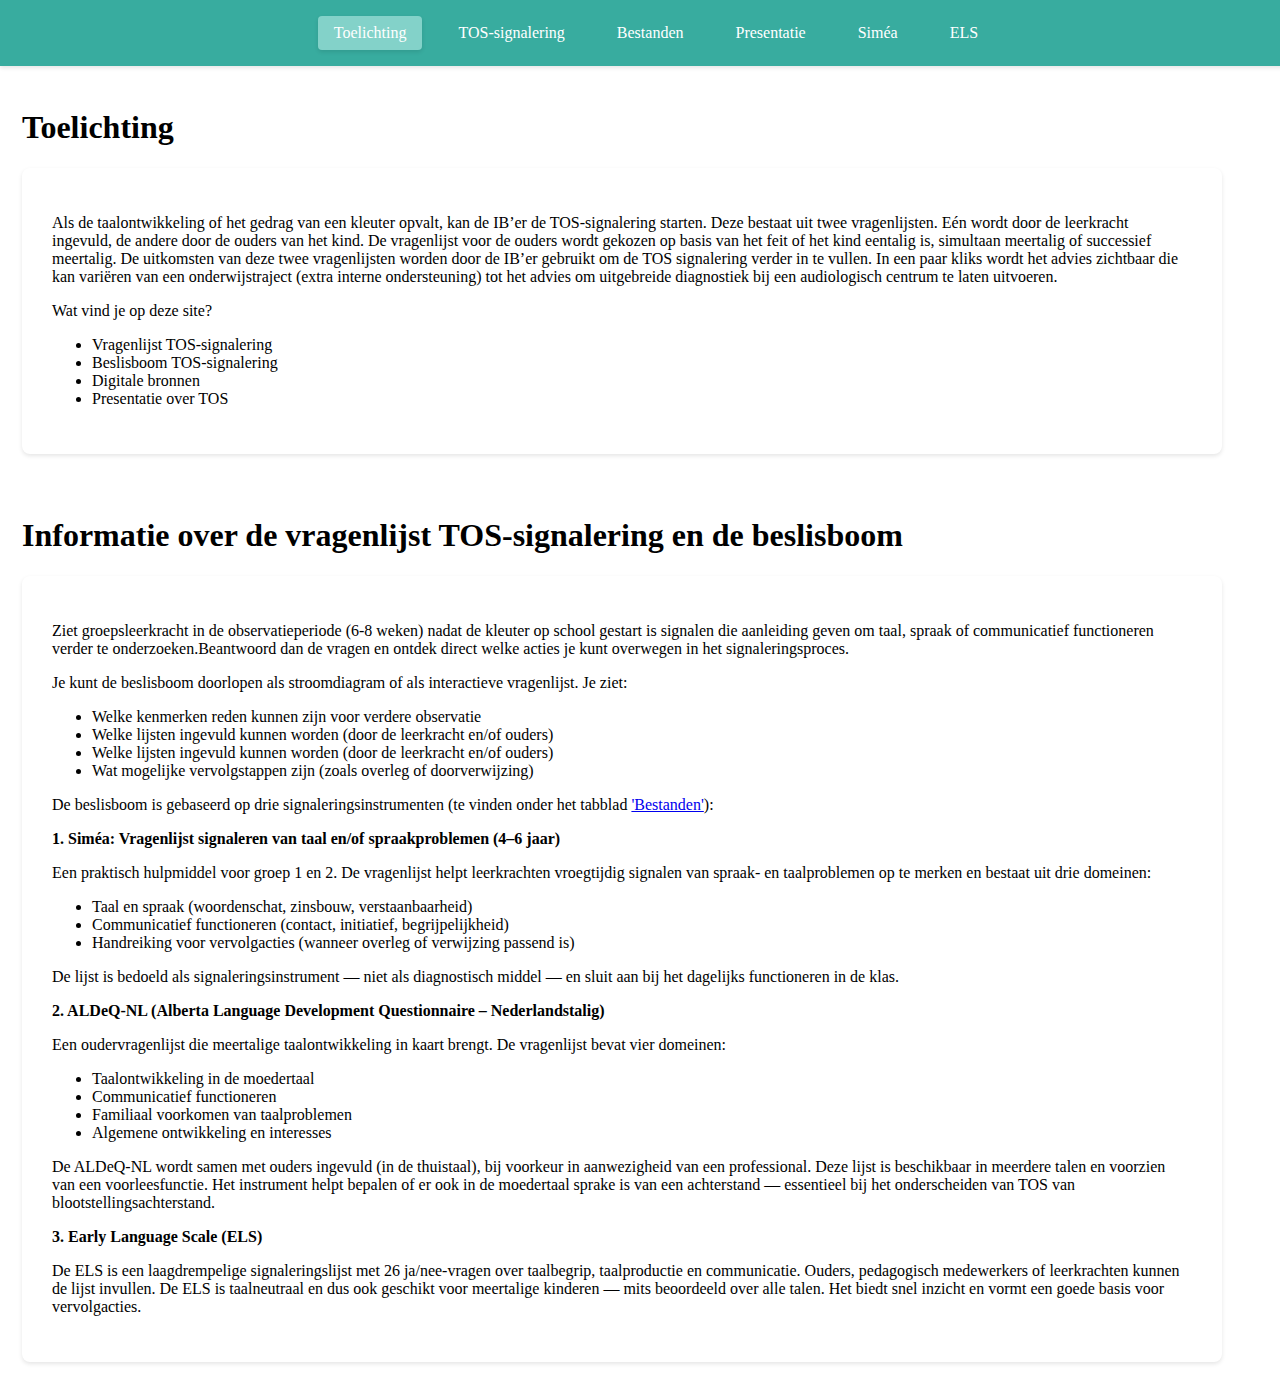
<file: index.html>
<!DOCTYPE html>
<html>
<head>
  <meta charset="utf-8">
  <meta name="viewport" content="width=device-width, initial-scale=1.0">
  <title>Toelichting</title>
  <link href="style.css" rel="stylesheet" type="text/css" />
</head>
<body>

  <div class="pdf-container">
    <h1>Toelichting</h1>
    <div class="pdf-content">
      <p>Als de taalontwikkeling of het gedrag van een kleuter opvalt, kan de IB’er de TOS-signalering starten. Deze bestaat uit twee vragenlijsten. Eén wordt door de leerkracht ingevuld, de andere door de ouders van het kind. De vragenlijst voor de ouders wordt gekozen op basis van het feit of het kind eentalig is, simultaan meertalig of successief meertalig. De uitkomsten van deze twee vragenlijsten worden door de IB’er gebruikt om de TOS signalering verder in te vullen. In een paar kliks wordt het advies zichtbaar die kan variëren van een onderwijstraject (extra interne ondersteuning) tot het advies om uitgebreide diagnostiek bij een audiologisch centrum te laten uitvoeren. </p>
      
     <p> Wat vind je op deze site? </p>
<ul> <li>Vragenlijst TOS-signalering </li>

<li>Beslisboom TOS-signalering </li> 

<li> Digitale bronnen</li>
<li> Presentatie over TOS</li>
</ul>
       
       
    </div>
  </div>
 <div class="pdf-container">
    <h1>Informatie over de vragenlijst TOS-signalering en de beslisboom</h1>
    <div class="pdf-content">
        <p>Ziet groepsleerkracht in de observatieperiode (6-8 weken) nadat de kleuter op school gestart is signalen die aanleiding geven om taal, spraak of communicatief functioneren verder te onderzoeken.Beantwoord dan de vragen en ontdek direct welke acties je kunt overwegen in het signaleringsproces.  </p>
        



        <p>Je kunt de beslisboom doorlopen als stroomdiagram of als interactieve vragenlijst. Je ziet: </p>
        <ul>
         <li>Welke kenmerken reden kunnen zijn voor verdere observatie </li> 
<li>Welke lijsten ingevuld kunnen worden (door de leerkracht en/of ouders) </li>
          <li>Welke lijsten ingevuld kunnen worden (door de leerkracht en/of ouders) </li>
          <li>Wat mogelijke vervolgstappen zijn (zoals overleg of doorverwijzing) </li>

          
        </ul>

        



       <p>De beslisboom is gebaseerd op drie signaleringsinstrumenten (te vinden onder het tabblad <a href="handigebestanden.html">'Bestanden'</a>):  </p> 

        <p> <b>1. Siméa: Vragenlijst signaleren van taal en/of spraakproblemen (4–6 jaar) </b></p>

        <p>Een praktisch hulpmiddel voor groep 1 en 2. De vragenlijst helpt leerkrachten vroegtijdig signalen van spraak- en taalproblemen op te merken en bestaat uit drie domeinen:  </p>
<ul>
  <li>Taal en spraak (woordenschat, zinsbouw, verstaanbaarheid) </li>
  <li>Communicatief functioneren (contact, initiatief, begrijpelijkheid) </li>
  <li>Handreiking voor vervolgacties (wanneer overleg of verwijzing passend is) </li>
</ul>
     <p>De lijst is bedoeld als signaleringsinstrument — niet als diagnostisch middel — en sluit aan bij het dagelijks functioneren in de klas. </p>

       <p><b>2. ALDeQ-NL (Alberta Language Development Questionnaire – Nederlandstalig)  </b></p> 

        Een oudervragenlijst die meertalige taalontwikkeling in kaart brengt. De vragenlijst bevat vier domeinen: 
<ul> 
  <li>Taalontwikkeling in de moedertaal</li>
  <li>Communicatief functioneren </li>
  <li>Familiaal voorkomen van taalproblemen</li>
  <li>Algemene ontwikkeling en interesses</li>
</ul>
        <p>De ALDeQ-NL wordt samen met ouders ingevuld (in de thuistaal), bij voorkeur in aanwezigheid van een professional. Deze lijst is beschikbaar in meerdere talen en voorzien van een voorleesfunctie. Het instrument helpt bepalen of er ook in de moedertaal sprake
         is van een achterstand — essentieel bij het onderscheiden van TOS van blootstellingsachterstand.</p> 

        <p><b>3. Early Language Scale (ELS)</b></p> 

        <p>De ELS is een laagdrempelige signaleringslijst met 26 ja/nee-vragen over taalbegrip, taalproductie en communicatie. Ouders, pedagogisch medewerkers of leerkrachten kunnen de lijst invullen. De ELS is taalneutraal en dus ook geschikt voor meertalige kinderen
         — mits beoordeeld over alle talen. Het biedt snel inzicht en vormt een goede basis voor vervolgacties. </p>
      </div>
    </div>
  
  <script src="script.js"></script>
</body>
</html>
</file>
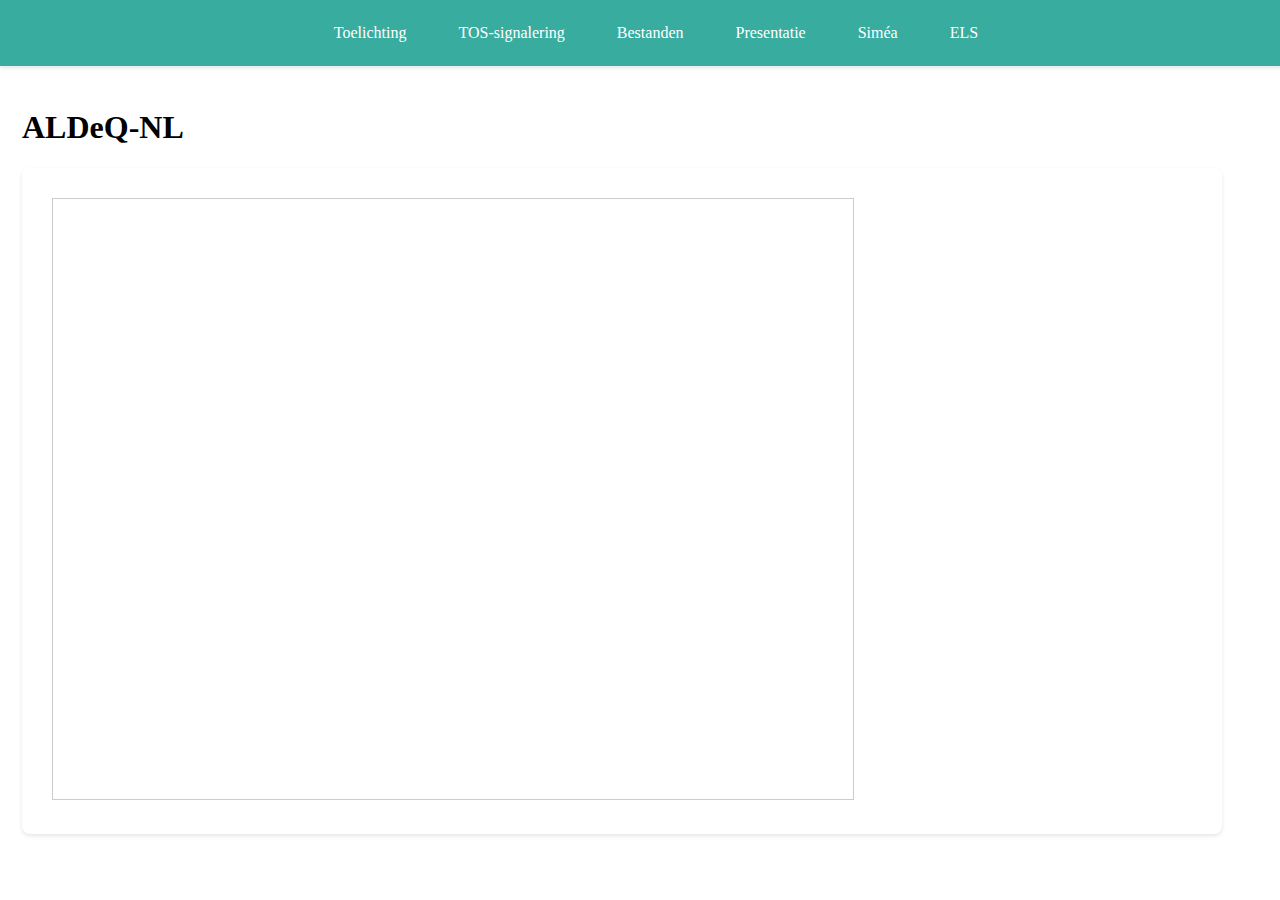
<file: ALDeQ-NL.html>
<!DOCTYPE html>
<html>
<head>
  <meta charset="utf-8">
  <meta name="viewport" content="width=device-width">
  <title>ALDeQ-NL</title>
  <link href="style.css" rel="stylesheet" type="text/css" />
</head>
<body>
   <div class="pdf-container">
    <h1>ALDeQ-NL</h1>
    <div class="pdf-content">
  <iframe src="https://www.taalbrug.be/ALDeQ-NL" width="800" height="600" style="border:1px solid #ccc;"> </iframe>
    </div>
   </div>
 <script src="script.js"></script>
</body>
</html>
</file>
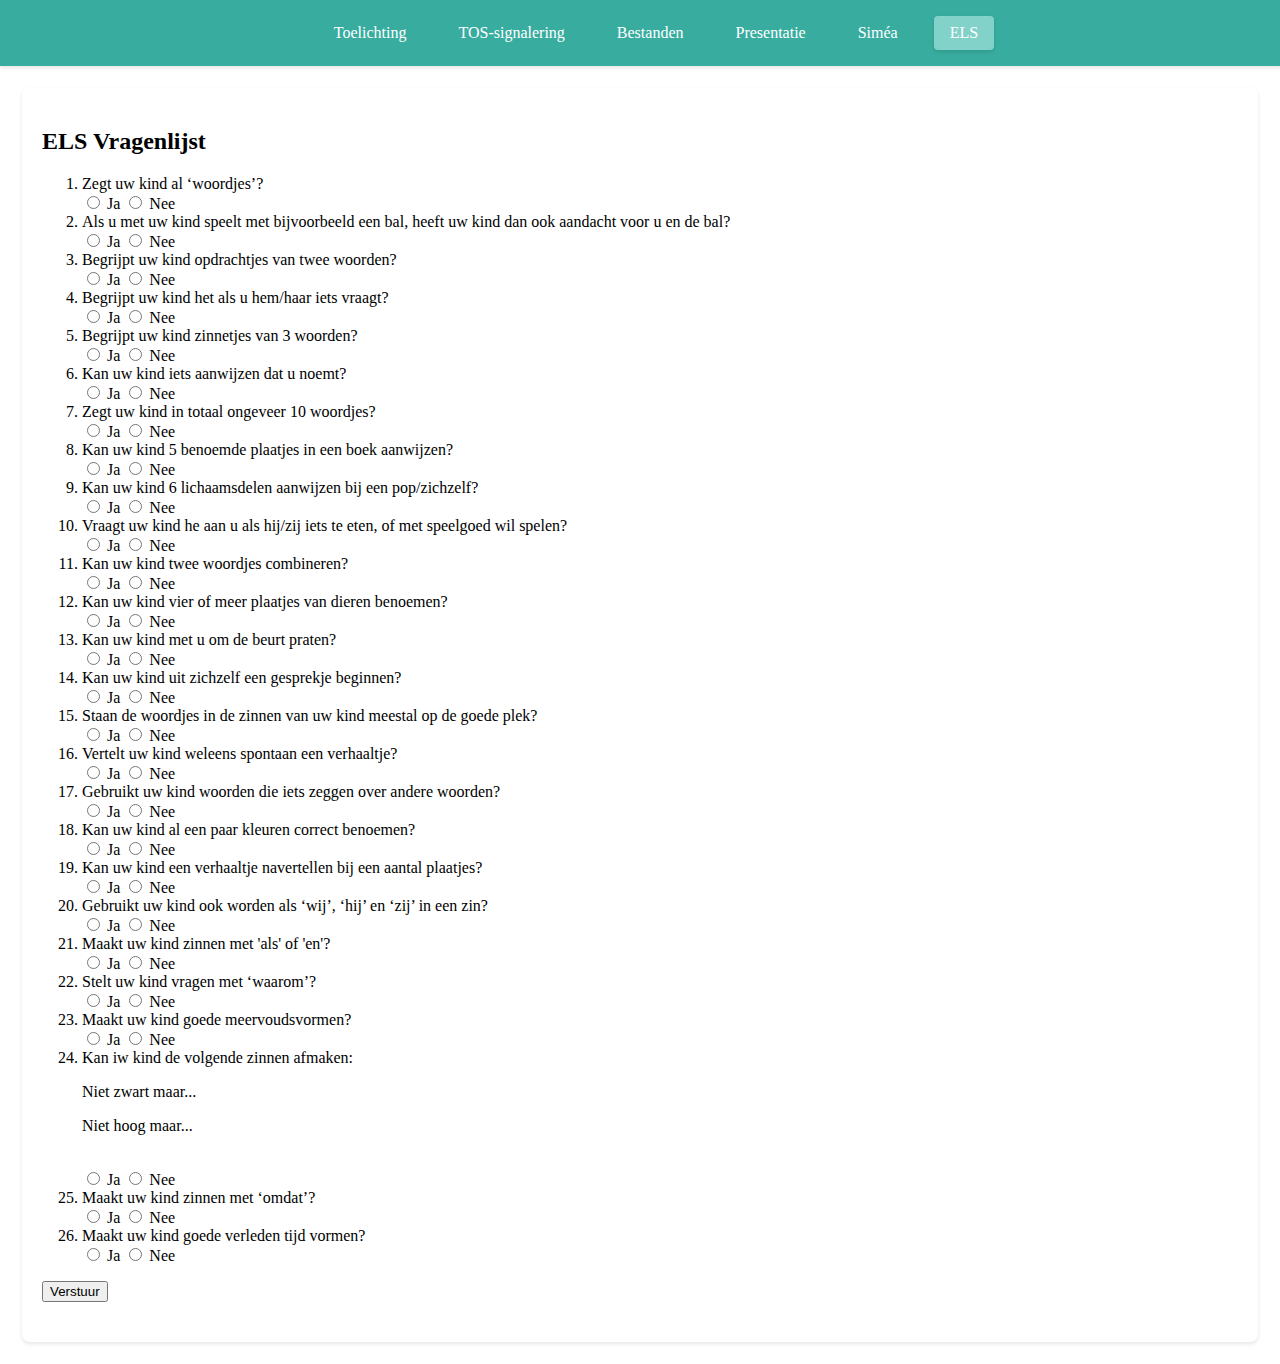
<file: els.html>
<!DOCTYPE html>
<html>
<head>
  <meta charset="utf-8">
  <meta name="viewport" content="width=device-width", initial-scale=1.0">
  <title>ELS vragenlijst</title>
  <link href="style.css" rel="stylesheet" type="text/css" />
</head>
<body>
  <div class="content-wrapper">
  <div class="content-container">
    <h2>ELS Vragenlijst</h2>
    <form id="elsForm">
      <ol>
       
<li>Zegt uw kind al ‘woordjes’? <br>
  <label><input type="radio" name="q1" value="1"> Ja</label>
  <label><input type="radio" name="q1" value="0"> Nee</label>
</li>
<li>Als u met uw kind speelt met bijvoorbeeld een bal, heeft uw kind dan ook aandacht voor u en de bal? <br>
  <label><input type="radio" name="q2" value="1"> Ja</label>
  <label><input type="radio" name="q2" value="0"> Nee</label>
</li>
<li>Begrijpt uw kind opdrachtjes van twee woorden?<br>
  <label><input type="radio" name="q3" value="1"> Ja</label>
  <label><input type="radio" name="q3" value="0"> Nee</label>
</li>
<li>Begrijpt uw kind het als u hem/haar iets vraagt?<br>
  <label><input type="radio" name="q4" value="1"> Ja</label>
  <label><input type="radio" name="q4" value="0"> Nee</label>
</li>
<li>Begrijpt uw kind zinnetjes van 3 woorden?<br>
  <label><input type="radio" name="q5" value="1"> Ja</label>
  <label><input type="radio" name="q5" value="0"> Nee</label>
</li>
<li>Kan uw kind iets aanwijzen dat u noemt?<br>
  <label><input type="radio" name="q6" value="1"> Ja</label>
  <label><input type="radio" name="q6" value="0"> Nee</label>
</li>
<li>Zegt uw kind in totaal ongeveer 10 woordjes?<br>
  <label><input type="radio" name="q7" value="1"> Ja</label>
  <label><input type="radio" name="q7" value="0"> Nee</label>
</li>
<li>Kan uw kind 5 benoemde plaatjes in een boek aanwijzen?<br>
  <label><input type="radio" name="q8" value="1"> Ja</label>
  <label><input type="radio" name="q8" value="0"> Nee</label>
</li>
<li>Kan uw kind 6 lichaamsdelen aanwijzen bij een pop/zichzelf?<br>
  <label><input type="radio" name="q9" value="1"> Ja</label>
  <label><input type="radio" name="q9" value="0"> Nee</label>
</li>
<li>Vraagt uw kind he aan u als hij/zij iets te eten, of met speelgoed wil spelen?<br>
  <label><input type="radio" name="q10" value="1"> Ja</label>
  <label><input type="radio" name="q10" value="0"> Nee</label>
</li>
<li>Kan uw kind twee woordjes combineren?<br>
  <label><input type="radio" name="q11" value="1"> Ja</label>
  <label><input type="radio" name="q11" value="0"> Nee</label>
</li>
<li>Kan uw kind vier of meer plaatjes van dieren benoemen?<br>
  <label><input type="radio" name="q12" value="1"> Ja</label>
  <label><input type="radio" name="q12" value="0"> Nee</label>
</li>
<li>Kan uw kind met u om de beurt praten?<br>
  <label><input type="radio" name="q13" value="1"> Ja</label>
  <label><input type="radio" name="q13" value="0"> Nee</label>
</li>
<li>Kan uw kind uit zichzelf een gesprekje beginnen?<br>
  <label><input type="radio" name="q14" value="1"> Ja</label>
  <label><input type="radio" name="q14" value="0"> Nee</label>
</li>
<li>Staan de woordjes in de zinnen van uw kind meestal op de goede plek?<br>
  <label><input type="radio" name="q15" value="1"> Ja</label>
  <label><input type="radio" name="q15" value="0"> Nee</label>
</li>
<li>Vertelt uw kind weleens spontaan een verhaaltje?<br>
  <label><input type="radio" name="q16" value="1"> Ja</label>
  <label><input type="radio" name="q16" value="0"> Nee</label>
</li>
<li>Gebruikt uw kind woorden die iets zeggen over andere woorden?<br>
  <label><input type="radio" name="q17" value="1"> Ja</label>
  <label><input type="radio" name="q17" value="0"> Nee</label>
</li>
<li>Kan uw kind al een paar kleuren correct benoemen?<br>
  <label><input type="radio" name="q18" value="1"> Ja</label>
  <label><input type="radio" name="q18" value="0"> Nee</label>
</li>
<li>Kan uw kind een verhaaltje navertellen bij een aantal plaatjes?<br>
  <label><input type="radio" name="q19" value="1"> Ja</label>
  <label><input type="radio" name="q19" value="0"> Nee</label>
</li>
<li>Gebruikt uw kind ook worden als ‘wij’, ‘hij’ en ‘zij’ in een zin?<br>
  <label><input type="radio" name="q20" value="1"> Ja</label>
  <label><input type="radio" name="q20" value="0"> Nee</label>
</li>
<li>Maakt uw kind zinnen met 'als' of 'en'?<br>
  <label><input type="radio" name="q21" value="1"> Ja</label>
  <label><input type="radio" name="q21" value="0"> Nee</label>
</li>
<li>Stelt uw kind vragen met ‘waarom’?<br>
  <label><input type="radio" name="q22" value="1"> Ja</label>
  <label><input type="radio" name="q22" value="0"> Nee</label>
</li>
<li>Maakt uw kind goede meervoudsvormen?<br>
  <label><input type="radio" name="q23" value="1"> Ja</label>
  <label><input type="radio" name="q23" value="0"> Nee</label>
</li>
<li>Kan iw kind de volgende zinnen afmaken: <p>Niet zwart maar...</p><p>Niet hoog maar...</p><br>
  <label><input type="radio" name="q24" value="1"> Ja</label>
  <label><input type="radio" name="q24" value="0"> Nee</label>
</li>
<li>Maakt uw kind zinnen met ‘omdat’?<br>
  <label><input type="radio" name="q25" value="1"> Ja</label>
  <label><input type="radio" name="q25" value="0"> Nee</label>
</li>
<li>Maakt uw kind goede verleden tijd vormen?<br>
  <label><input type="radio" name="q26" value="1"> Ja</label>
  <label><input type="radio" name="q26" value="0"> Nee</label>
</li>

      </ol>
      <button onclick="berekenELS()">Verstuur</button>
    </form>
    <div id="uitslagELS" style="margin-top: 20px; font-weight: bold;"></div>
  </div>
</div>

<script src="script.js"></script>
</body>
</html>
</file>
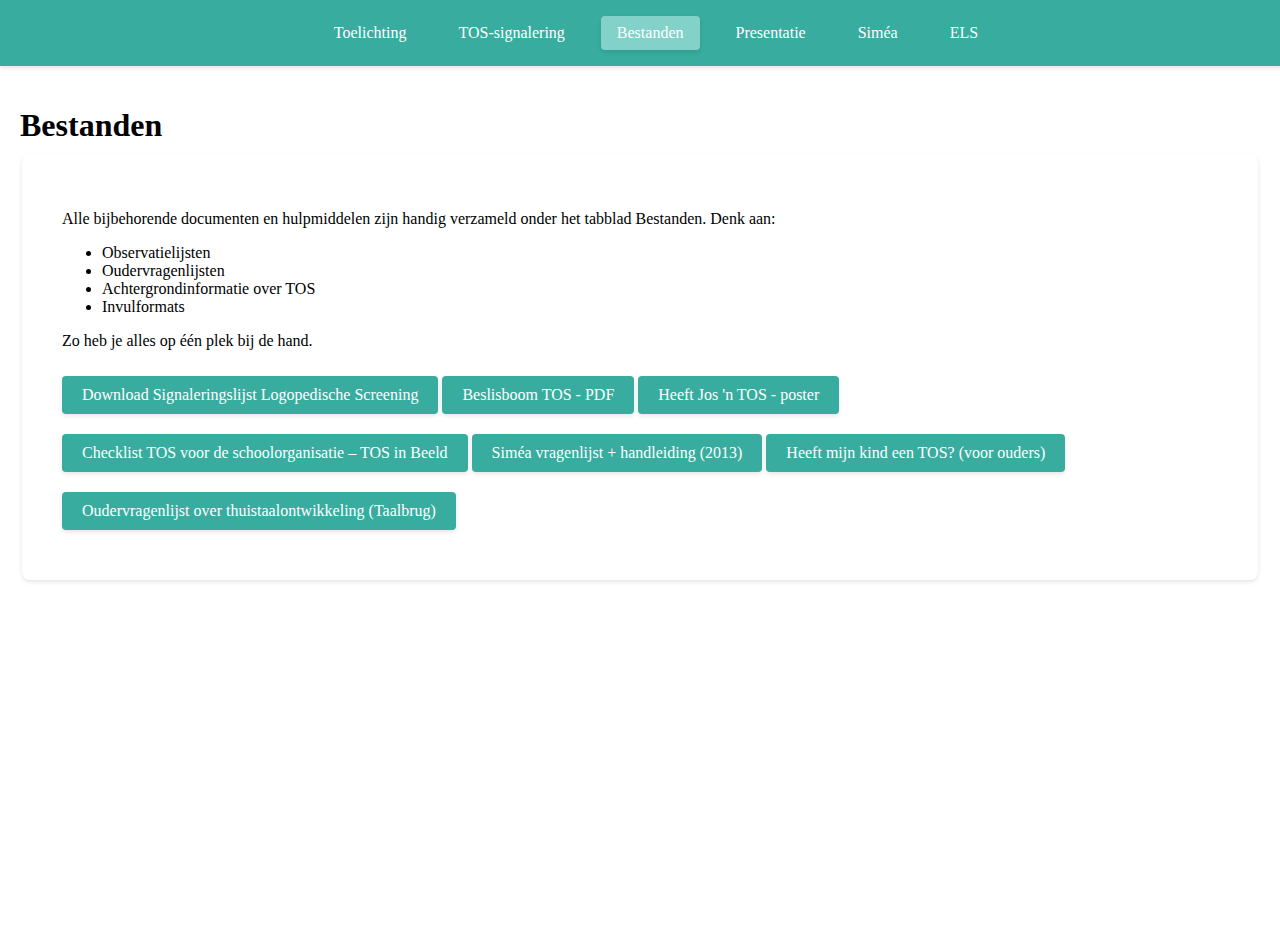
<file: handigebestanden.html>
<!DOCTYPE html>
<html>
<head>
  <meta charset="utf-8">
  <meta name="viewport" content="width=device-width, initial-scale=1.0">
  <title>Bestanden TOS</title>
  <link href="style.css" rel="stylesheet" type="text/css" />
</head>
<body>
  <main class="content-wrapper">
    <h1>Bestanden</h1>
    <div class="content-container">
      <div class="content">
        <p>Alle bijbehorende documenten en hulpmiddelen zijn handig verzameld onder het tabblad Bestanden. Denk aan:</p>
        <ul><li>Observatielijsten</li>
        <li>Oudervragenlijsten</li>
        <li>Achtergrondinformatie over TOS</li>
        <li>Invulformats</li>
        </ul>
      <p>Zo heb je alles op één plek bij de hand.
        </p>
        
        <a href="SIGNALERINGSLIJST LOGOPEDISCHE SCREENING.docx" download class="download-link">Download Signaleringslijst Logopedische Screening</a>
        <a href="Beslisboom TOS - PDF.pdf" download class="download-link" >Beslisboom TOS - PDF</a>
        <a href="HeeftJosnTOS.webp" download class="download-link">Heeft Jos 'n TOS - poster</a>
        <a href="tos_in_beeld_borgingstool_a3_webversie.pdf" download class="download-link">Checklist TOS voor de schoolorganisatie – TOS in Beeld </a>
        <a href="vragenlijst-incl_-handleiding-signalering-taal-en-of-spraakproblemen-versie-december-2013.pdf" download class="download-link">Siméa vragenlijst + handleiding (2013) </a>
        <a href="heeft_mijn_kind_een_tos.pdf" download class="download-link">Heeft mijn kind een TOS? (voor ouders) </a>
        <a href="https://www.taalbrug.be/materiaal/oudervragenlijst" download class="download-link">Oudervragenlijst over thuistaalontwikkeling (Taalbrug) </a>
        
      </div>
    </div>
  </main>
  <script src="script.js"></script>
</body>
</html>
</file>
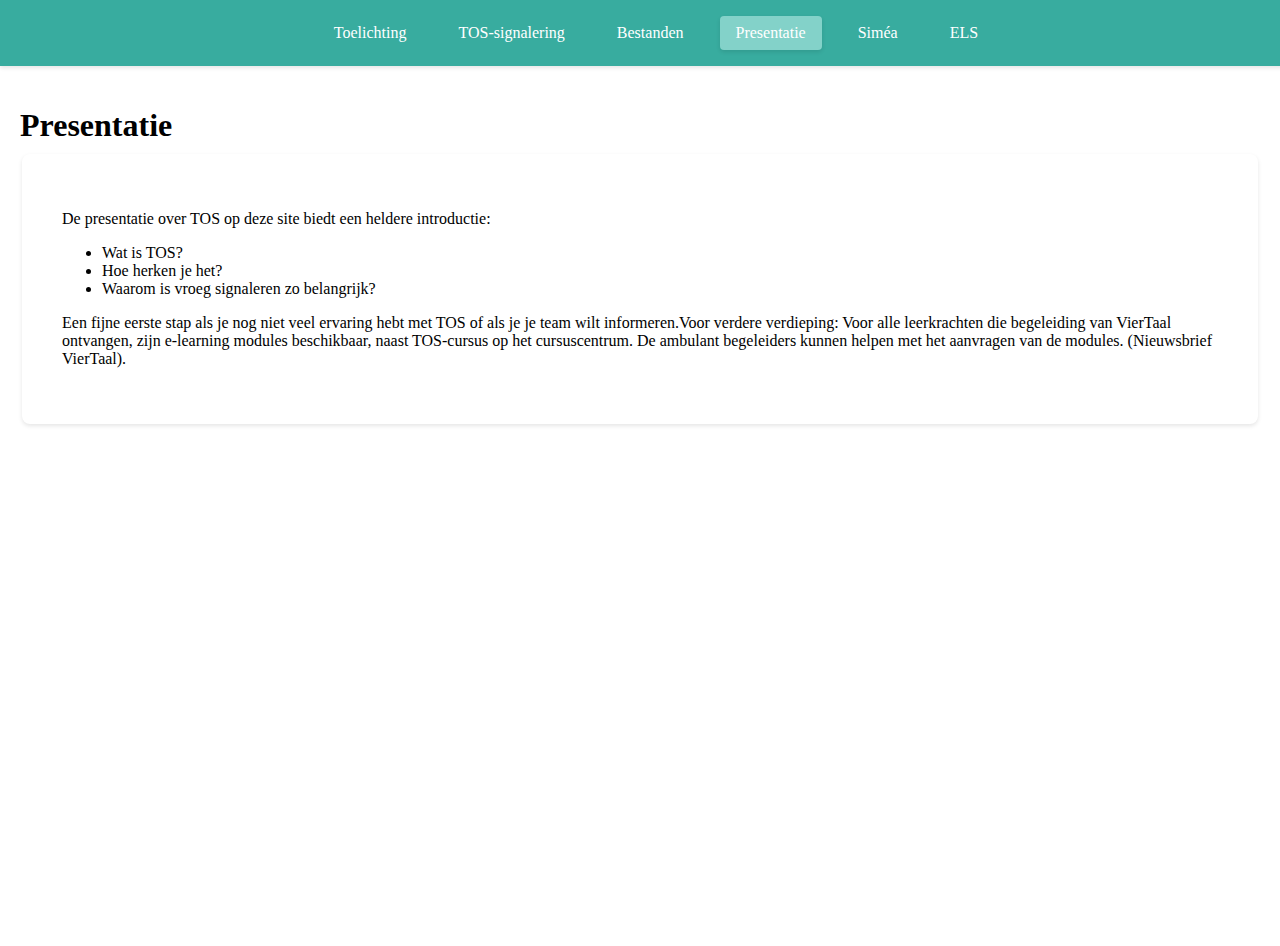
<file: Presentatie.html>
<!DOCTYPE html>
<html>
<head>
  <meta charset="utf-8">
  <meta name="viewport" content="width=device-width">
  <title>Presentatie TOS</title>
  <link href="style.css" rel="stylesheet" type="text/css" />
</head>
<body>
  <main class="content-wrapper">
    <h1>Presentatie</h1>
    <div class="content-container">
      <div class="content">
       <p>De presentatie over TOS op deze site biedt een heldere introductie:
         <ul> 
           <li>Wat is TOS?</li>
           <li>Hoe herken je het?</li>
           <li>Waarom is vroeg signaleren zo belangrijk?</li>
         </ul>
       <p>Een fijne eerste stap als je nog niet veel ervaring hebt met TOS of als je je team wilt informeren.Voor verdere verdieping: Voor alle leerkrachten die begeleiding van VierTaal ontvangen, zijn e-learning modules beschikbaar, naast TOS-cursus op het cursuscentrum. De ambulant begeleiders kunnen helpen met het aanvragen van de modules. (Nieuwsbrief VierTaal). </p> 
      </div>
    </div>
  </main>
  <script src="script.js"></script>
</body>
</html>
</file>
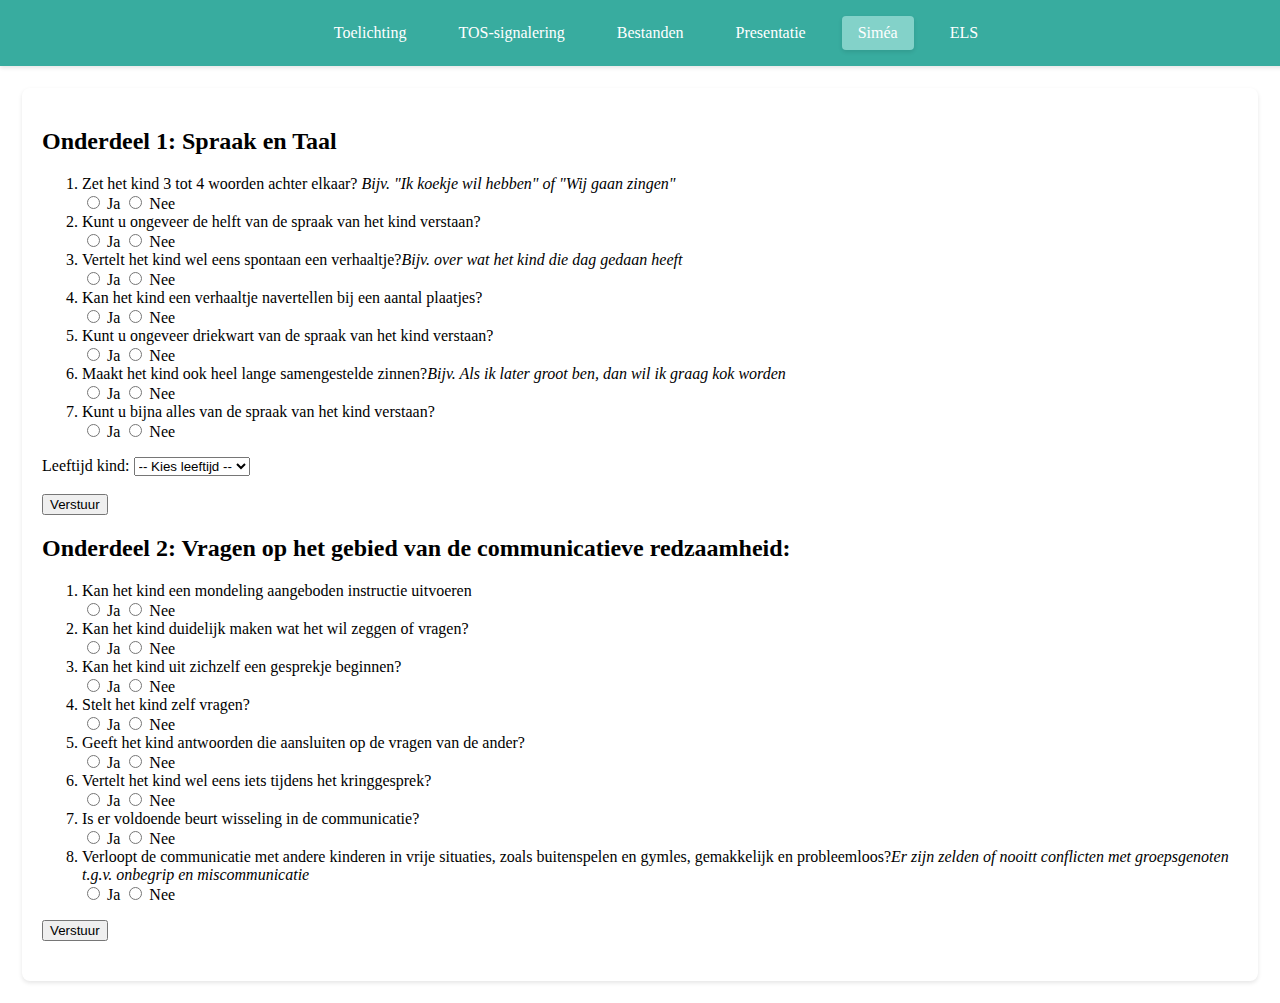
<file: simea.html>
<!DOCTYPE html>
<html>
<head>
  <meta charset="utf-8">
  <meta name="viewport" content="width=device-width">
  <title>Siméa vragenlijst</title>
  <link href="style.css" rel="stylesheet" type="text/css" />
</head>
<body>
 <div class="content-wrapper">
  <div class="content-container">
    <h2>Onderdeel 1: Spraak en Taal</h2>
    <form id="spraakTaalForm">
      <ol>
        <li>
          Zet het kind 3 tot 4 woorden achter elkaar? <i> Bijv. "Ik koekje wil hebben" of "Wij gaan zingen"</i><br>
          <label><input type="radio" name="st_q1" value="1"> Ja</label>
          <label><input type="radio" name="st_q1" value="0"> Nee</label>
        </li>
        <li>
          Kunt u ongeveer de helft van de spraak van het kind verstaan?<br>
          <label><input type="radio" name="st_q2" value="1"> Ja</label>
          <label><input type="radio" name="st_q2" value="0"> Nee</label>
        </li>
        <li>
          Vertelt het kind wel eens spontaan een verhaaltje?<i>Bijv. over wat het kind die dag gedaan heeft</i><br>
          <label><input type="radio" name="st_q3" value="1"> Ja</label>
          <label><input type="radio" name="st_q3" value="0"> Nee</label>
        </li>
        <li>
          Kan het kind een verhaaltje navertellen bij een aantal plaatjes?<br>
          <label><input type="radio" name="st_q4" value="1"> Ja</label>
          <label><input type="radio" name="st_q4" value="0"> Nee</label>
        </li>
        <li>
          Kunt u ongeveer driekwart van de spraak van het kind verstaan?<br>
          <label><input type="radio" name="st_q5" value="1"> Ja</label>
          <label><input type="radio" name="st_q5" value="0"> Nee</label>
        </li>
        <li>
          Maakt het kind ook heel lange samengestelde zinnen?<i>Bijv. Als ik later groot ben, dan wil ik graag kok worden </i><br>
          <label><input type="radio" name="st_q6" value="1"> Ja</label>
          <label><input type="radio" name="st_q6" value="0"> Nee</label>
        </li>
        <li>
          Kunt u bijna alles van de spraak van het kind verstaan?<br>
          <label><input type="radio" name="st_q7" value="1"> Ja</label>
          <label><input type="radio" name="st_q7" value="0"> Nee</label>
        </li>
      </ol>
      <label for="leeftijd">Leeftijd kind:</label>
      <select id="leeftijd" required>
        <option value="">-- Kies leeftijd --</option>
        <option value="4">4 jaar</option>
        <option value="5">5 jaar</option>
        <option value="6">6 jaar</option>
      </select><br><br>
      <button type="button" onclick="berekenSpraakTaal()">Verstuur</button>
    </form>
    <div id="uitslagSpraakTaal" style="margin-top: 20px; font-weight: bold;"></div>

     <h2>Onderdeel 2: Vragen op het gebied van de communicatieve redzaamheid:</h2>
    <form id="spraakTaalForm2">
      <ol>
        <li>
          Kan het kind een mondeling aangeboden instructie uitvoeren<br>
          <label><input type="radio" name="cr_q1" value="1"> Ja</label>
          <label><input type="radio" name="cr_q1" value="0"> Nee</label>
        </li>
        <li>
         Kan het kind duidelijk maken wat het wil zeggen of vragen?<br>
          <label><input type="radio" name="cr_q2" value="1"> Ja</label>
          <label><input type="radio" name="cr_q2" value="0"> Nee</label>
        </li>
        <li>
          Kan het kind uit zichzelf een gesprekje beginnen?<br>
          <label><input type="radio" name="cr_q3" value="1"> Ja</label>
          <label><input type="radio" name="cr_q3" value="0"> Nee</label>
        </li>
        <li>
          Stelt het kind zelf vragen?<br>
          <label><input type="radio" name="cr_q4" value="1"> Ja</label>
          <label><input type="radio" name="cr_q4" value="0"> Nee</label>
        </li>
        <li>
          Geeft het kind antwoorden die aansluiten op de vragen van de ander?<br>
          <label><input type="radio" name="cr_q5" value="1"> Ja</label>
          <label><input type="radio" name="cr_q5" value="0"> Nee</label>
        </li>
        <li>
         Vertelt het kind wel eens iets tijdens het kringgesprek?<br>
          <label><input type="radio" name="cr_q6" value="1"> Ja</label>
          <label><input type="radio" name="cr_q6" value="0"> Nee</label>
        </li>
        <li>
          Is er voldoende beurt wisseling in de communicatie?<br>
          <label><input type="radio" name="cr_q7" value="1"> Ja</label>
          <label><input type="radio" name="cr_q7" value="0"> Nee</label>
        </li>
         <li>
          Verloopt de communicatie met andere kinderen in vrije situaties, zoals buitenspelen en gymles, gemakkelijk en probleemloos?<i>Er zijn zelden of nooitt conflicten met groepsgenoten t.g.v. onbegrip en miscommunicatie</i><br>
          <label><input type="radio" name="cr_q8" value="1"> Ja</label>
          <label><input type="radio" name="cr_q8" value="0"> Nee</label>
        </li>
      </ol>

      <button type="button" onclick="berekenSpraakTaal2()">Verstuur</button>
    </form>
    <div id="uitslagSpraakTaal2" style="margin-top: 20px; font-weight: bold;"></div>
  </div>
</div>
  
 
<script src="script.js"></script>
</body>
</html>
</file>
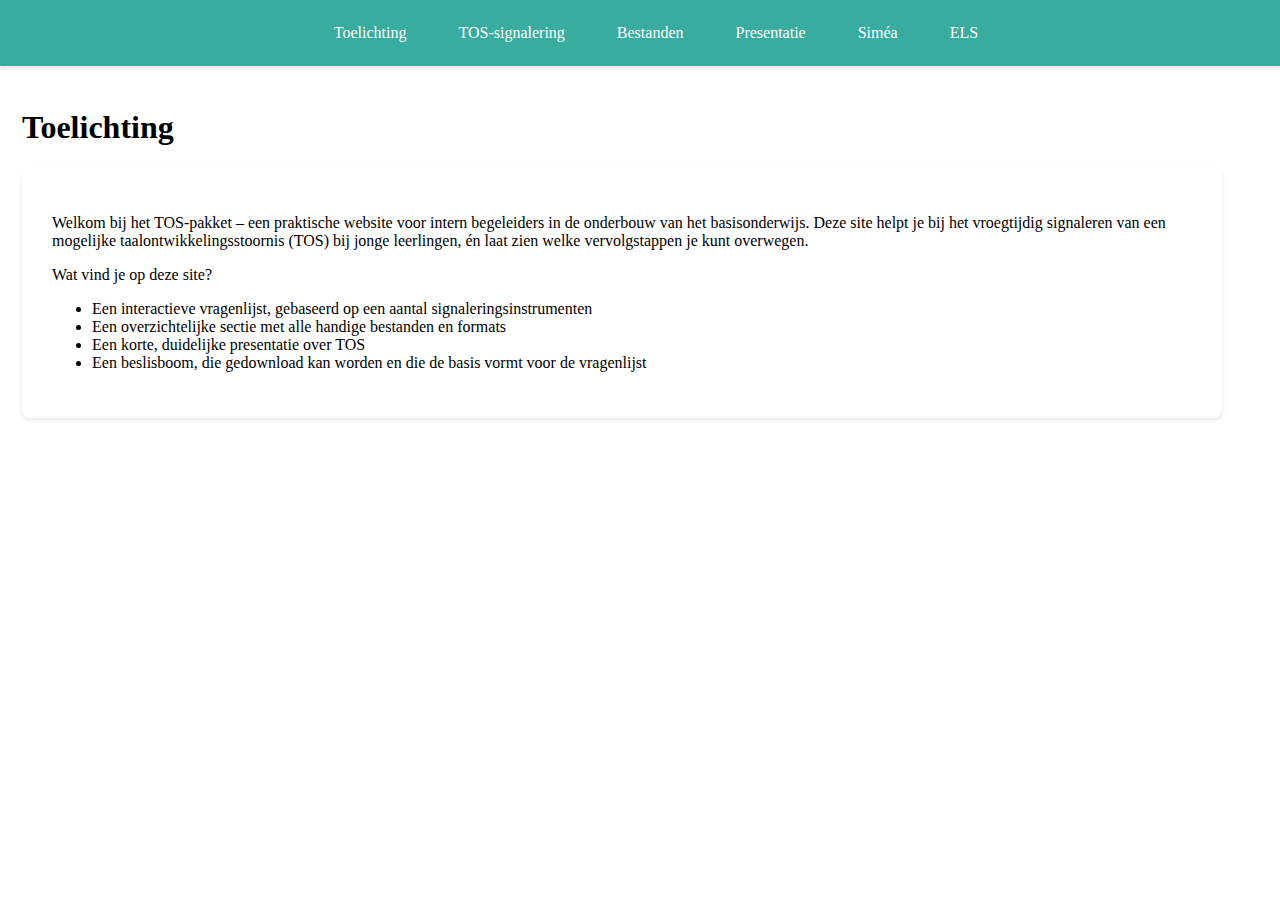
<file: Toelichting.html>
<!DOCTYPE html>
<html>
<head>
  <meta charset="utf-8">
  <meta name="viewport" content="width=device-width">
  <title>Toelichting</title>
  <link href="style.css" rel="stylesheet" type="text/css" />
</head>
<body>

  <div class="pdf-container">
    <h1>Toelichting</h1>
    <div class="pdf-content">
      
      <p>Welkom bij het TOS-pakket – een praktische website voor intern begeleiders in de onderbouw van het basisonderwijs. Deze site helpt je bij het vroegtijdig signaleren van een mogelijke taalontwikkelingsstoornis (TOS) bij jonge leerlingen, én laat zien
       welke vervolgstappen je kunt overwegen. </p>

     <p> Wat vind je op deze site? </p>
<ul> <li>Een interactieve vragenlijst, gebaseerd op een aantal signaleringsinstrumenten </li>

<li>Een overzichtelijke sectie met alle handige bestanden en formats </li> 

<li> Een korte, duidelijke presentatie over TOS</li>
<li> Een beslisboom, die gedownload kan worden en die de basis vormt voor de vragenlijst</li>
</ul>
       
       
    </div>
  </div>
  <script src="script.js"></script>
</body>
</html>
</file>
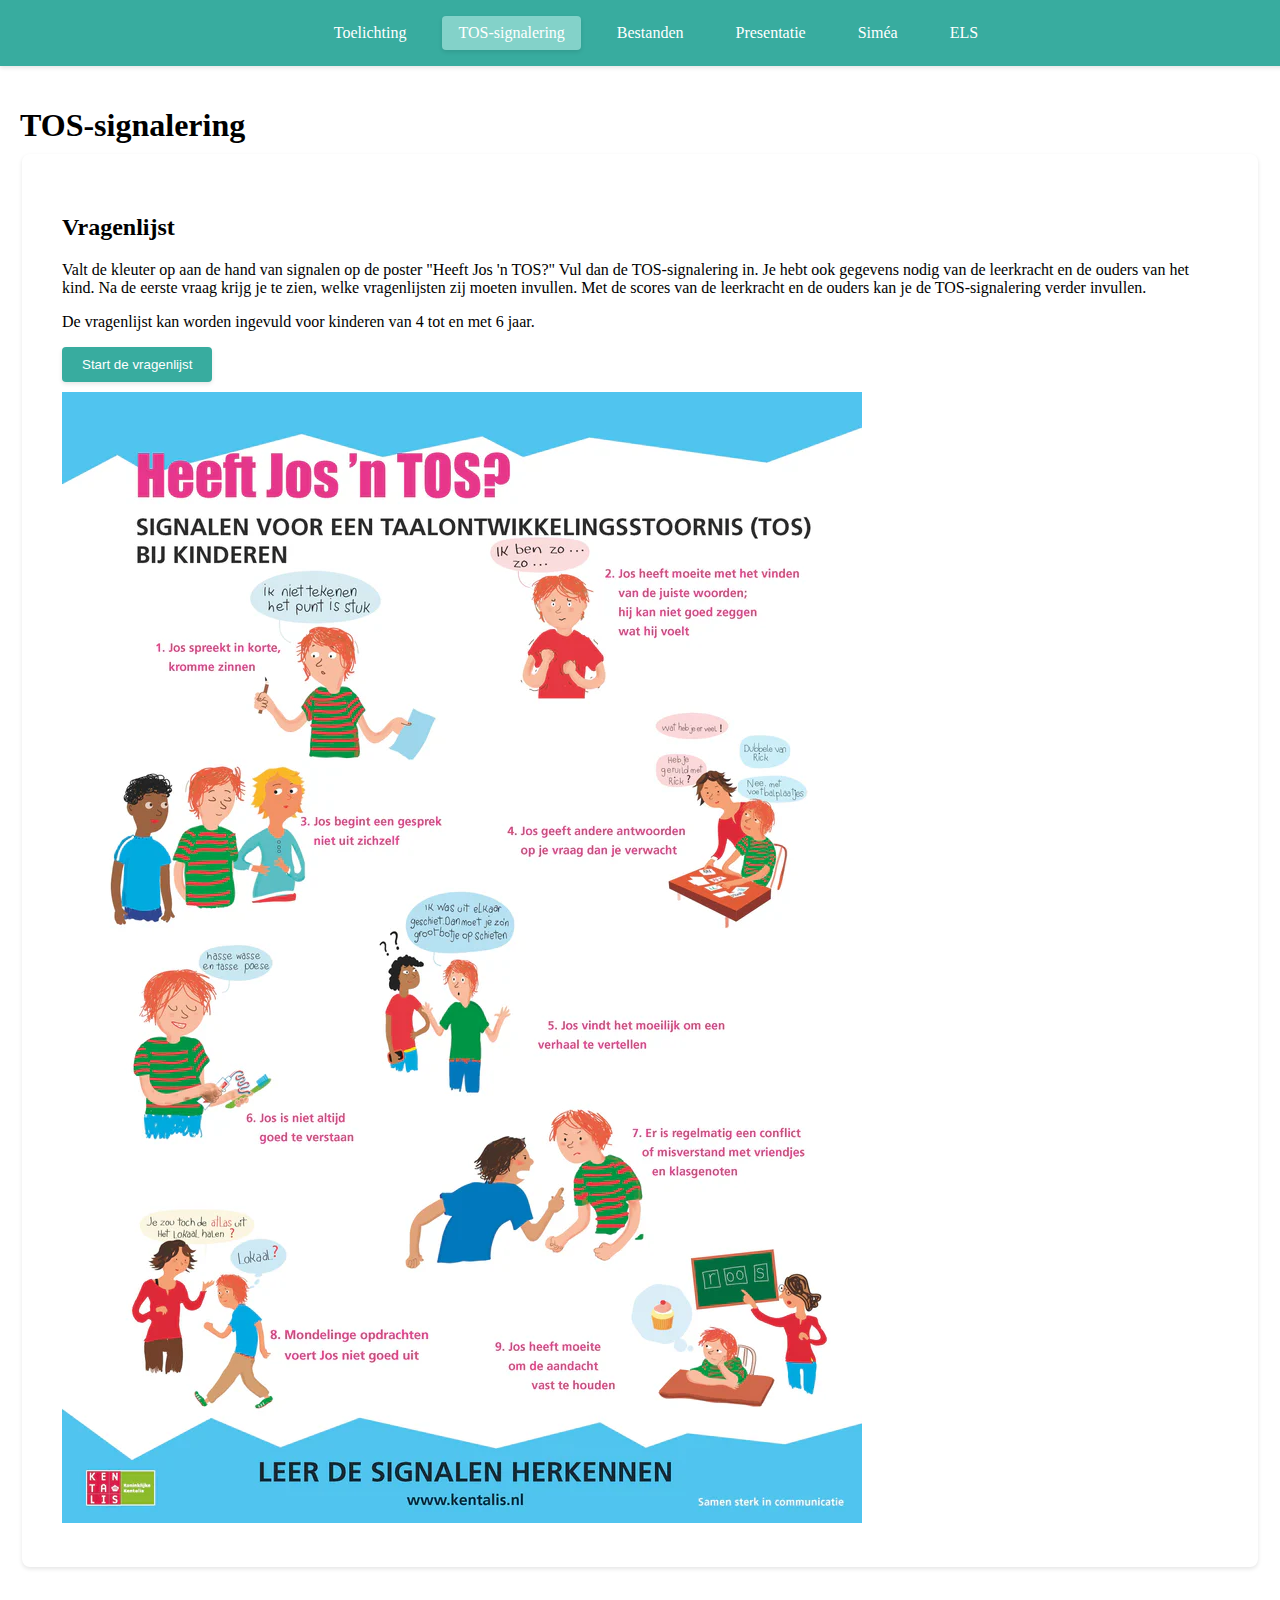
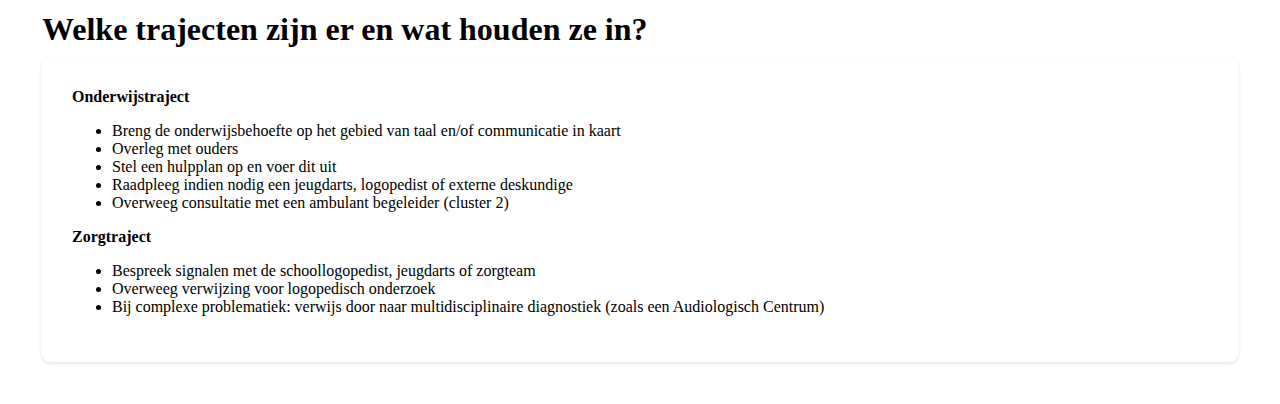
<file: TOS-signalering.html>
<!DOCTYPE html>
<html lang="nl">
<head>
  <meta charset="utf-8">
  <meta name="viewport" content="width=device-width, initial-scale=1.0">
  <title>TOS-signalering</title>
  <link href="style.css" rel="stylesheet" type="text/css" />
</head>
<body>
  <main class="content-wrapper">
    <h1>TOS-signalering</h1>
    <div class="content-container">
      <div class="content">
       
        <div id="taalAdviesContainer">
 
<div id="startScreen" class="step active">
  <h2>Vragenlijst</h2>
  <p>Valt de kleuter op aan de hand van signalen op de poster "Heeft Jos 'n TOS?"
Vul dan de TOS-signalering in. Je hebt ook gegevens nodig van de leerkracht en de ouders van het kind. Na de eerste vraag krijg je te zien, welke vragenlijsten zij moeten invullen. Met de scores van de leerkracht en de ouders kan je de TOS-signalering verder invullen.
</p> <p>De vragenlijst kan worden ingevuld voor kinderen van 4 tot en met 6 jaar.</p>
  <button onclick="startVragenlijst()">Start de vragenlijst</button>
  <img src="HeeftJosnTOS.webp" alt="Poster Heeft Jos 'n TOS?" class="poster-afbeelding" />
  
  
</div>
  <!-- Stap 1 -->
  <div id="step1" class="step">
    <h3>Welke is van toepassing op het kind?</h3>
    <button onclick="next('1talig')">Eentalig</button>
    <button onclick="next('simultaan')">Simultaan meertalig <i>(Kinderen die vanaf geboorte meerdere talen horen en gebruiken)</i></button>
    <button onclick="next('successief')">Successief meertalig <i>(Kinderen die eerst één taal leren en pas na ongeveer 2,5 jaar intensief in aanraking komen met het Nederlands) </i></button>
  </div>

  <!-- Stap 2 -->
  <div id="step2" class="step">
    <h3> Wat is de Siméa-score?</h3>
    <h3> <i>Laat de leerkracht de Siméa-vragenlijst invullen om te achterhalen wat de score is.</i></h3>
     <i><a href="simea.html">Siméa vragenlijst </a></i>
    <button onclick="nextSim(0)">0 keer "twijfel" of "onvoldoende"</button>
    <button onclick="nextSim(1)">1 keer "twijfel" of "onvoldoende"</button>
    <button onclick="nextSim(2)">2 keer "twijfel" of "onvoldoende"</button>
    <div class="nav-buttons">
      <button onclick="goBack('step2')">Terug</button>
    </div>
  </div>

  <!-- Stap 3 -->
  <div id="step3" class="step">
    <h3>Wat is de leeftijd van het kind?</h3>
    <button onclick="nextAge('3-4')">3;9 – 4;5 jaar</button>
    <button onclick="nextAge('4-6')">4;6 – 5;11 jaar</button>
    <div class="nav-buttons">
      <button onclick="goBack('step3')">Terug</button>
    </div>
  </div>

  <!-- Stap 4 -->
  <div id="step4" class="step">
    <h3>Wat is de ELS-score?</h3>
    <h3> <i>Laat de ouders de ELS-vragenlijst invullen om te achterhalen wat de score is.</i></h3>
    <p><i><a href="els.html"> ELS vragenlijst</a></i></p>
    <label><input type="radio" name="els" value="ge24"> ≥ 24 (3;9–4;5 jaar)</label><br>
    <label><input type="radio" name="els" value="lt24"> < 24 (3;9–4;5 jaar)</label><br>
    <label><input type="radio" name="els" value="ge25"> ≥ 25 (4;6–5;11 jaar)</label><br>
    <label><input type="radio" name="els" value="lt25"> < 25 (4;6–5;11 jaar)</label><br>
    <button onclick="checkELS()">Volgende</button>
    <div class="nav-buttons">
      <button onclick="goBack('step4')">Terug</button>
    </div>
  </div>

  <!-- Stap 5 -->
  <div id="step5" class="step">
    <h3>Wat is de ALDeQ-score?</h3>
    <h3> <i>Laat de ouders de ALDeQ-NL-vragenlijst invullen om te achterhalen wat de score is.</i></h3>
    <i><a href"https://www.taalbrug.be/materiaal/oudervragenlijst"> ALDeQ-NL vragenlijst</a></i>
    <label><input type="radio" name="aldeq" value="gt71"> > 0.71</label><br>
    <label><input type="radio" name="aldeq" value="btw64_71"> Tussen 0.64 – 0.71</label><br>
    <label><input type="radio" name="aldeq" value="lt64"> < 0.64 </label><br>
    <button onclick="checkALDeQ()">Toon advies</button>
    <div class="nav-buttons">
      <button onclick="goBack('step5')">Terug</button>
    </div>
  </div>

  <!-- Advies -->
  <div id="advies" class="step"></div>

 


</div>
        </div>
      </div>
    
   
     <div class="pdf-container">
    <h1>Welke trajecten zijn er en wat houden ze in?</h1>
    <div class="pdf-content">
      <b>Onderwijstraject</b>
<ul> <li>Breng de onderwijsbehoefte op het gebied van taal en/of communicatie in kaart </li>
<li>Overleg met ouders</li> 
<li> Stel een hulpplan op en voer dit uit </li>
<li> Raadpleeg indien nodig een jeugdarts, logopedist of externe deskundige </li>
<li>Overweeg consultatie met een ambulant begeleider (cluster 2) </li>
</ul>
<b>Zorgtraject</b>
<ul> <li>Bespreek signalen met de schoollogopedist, jeugdarts of zorgteam </li>
<li>Overweeg verwijzing voor logopedisch onderzoek </li> 
<li> Bij complexe problematiek: verwijs door naar multidisciplinaire diagnostiek (zoals een Audiologisch Centrum) </li>

</ul>
    
    </div></div>
    <script src="script.js"></script>  
  </main>

  
  
</body>
</html>
</file>
<file: style.css>
html, body {
  height: auto;
  width: 100%;
  margin: 0;
  padding: 0;
  font-family: Verdana;
}

.navbar {
  background-color: #38AC9F;
  padding: 1rem;
  width: 100%;
  box-shadow: 0 2px 4px rgba(0,0,0,0.1);
}

.nav-links {
  display: flex;
  gap: 20px;
  justify-content: center;
}

.nav-links a {
  color: white;
  text-decoration: none;
  padding: 8px 16px;
  border-radius: 4px;
  
}

.nav-links a:hover, .nav-links a.active {
  background-color: #83d2c9;
  box-shadow: 0 2px 4px rgba(0,0,0,0.1);
}

.content-wrapper {
  min-height: calc(100vh - 60px);
  padding: 20px;
}

.content-wrapper h1 {
  margin-bottom: 10px;
}

.content-container {
  max-width: 1200px;
  margin: 2px;
  padding: 20px;
  background-color: #fff;
  border-radius: 8px;
  box-shadow: 0 2px 4px rgba(0,0,0,0.1);
}

.content {
  padding: 20px;
}

.typeform-container {
  margin-top: 20px;
  min-height: 500px;
}

.pdf-container {
  max-width: 1200px;
  margin: 2px;
  padding: 20px;
}

.pdf-content {
  background-color: #fff;
  padding: 30px;
  border-radius: 8px;
  box-shadow: 0 2px 4px rgba(0,0,0,0.1);
}

.download-link {
  display: inline-block;
  padding: 10px 20px;
  background-color: #38AC9F;
  color: white;
  text-decoration: none;
  border-radius: 4px;
  margin: 10px 0;
  box-shadow: 0 2px 4px rgba(0,0,0,0.1);
}

.download-link:hover {
  background-color: #83d2c9;
}
#taalAdviesContainer.poster-afbeelding {
  max-height: 50vh;
  width: auto; 
  object-fit: cover; 
  display: block;
  margin: 0 auto;
}
#taalAdviesContainer .step {
  display: none;
}

#taalAdviesContainer .step.active {
  display: block;
}

#taalAdviesContainer button {
  margin-top: 10px;
  display: block;
  padding: 10px 20px;
  background-color: #38AC9F;
  color: white;
  text-decoration: none;
  border: none;
  border-radius: 4px;
  margin: 10px 0;
  box-shadow: 0 2px 4px rgba(0,0,0,0.1);
}

#taalAdviesContainer .nav-buttons {
  margin-top: 20px;
}
#taalAdviesContainer button:hover {
  background-color: #83d2c9;
}

.button {
  margin-top: 10px;
  display: block;
  padding: 10px 20px;
  background-color: #38AC9F;
  color: white;
  text-decoration: none;
  border: none;
  border-radius: 4px;
  margin: 10px 0;
  box-shadow: 0 2px 4px rgba(0,0,0,0.1);
}
.button:hover {
  background-color: #83d2c9;
}
</file>
